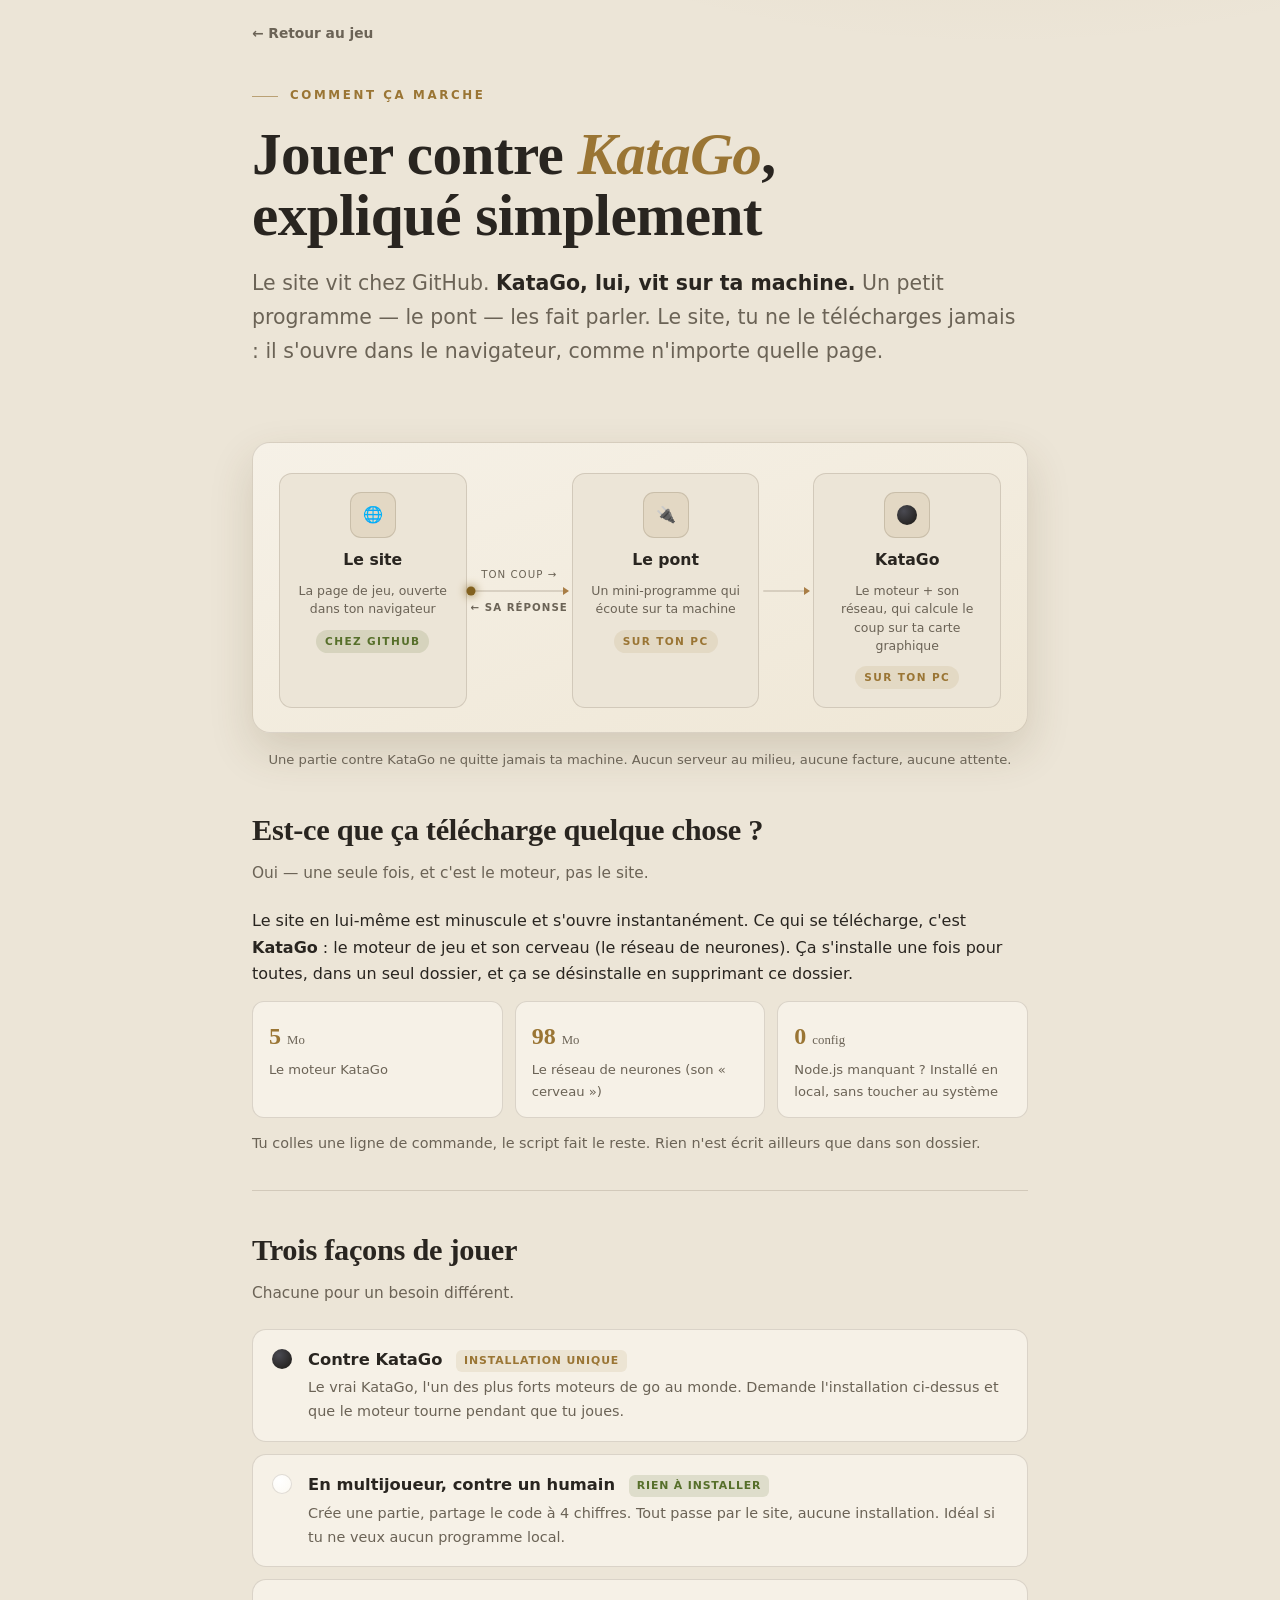
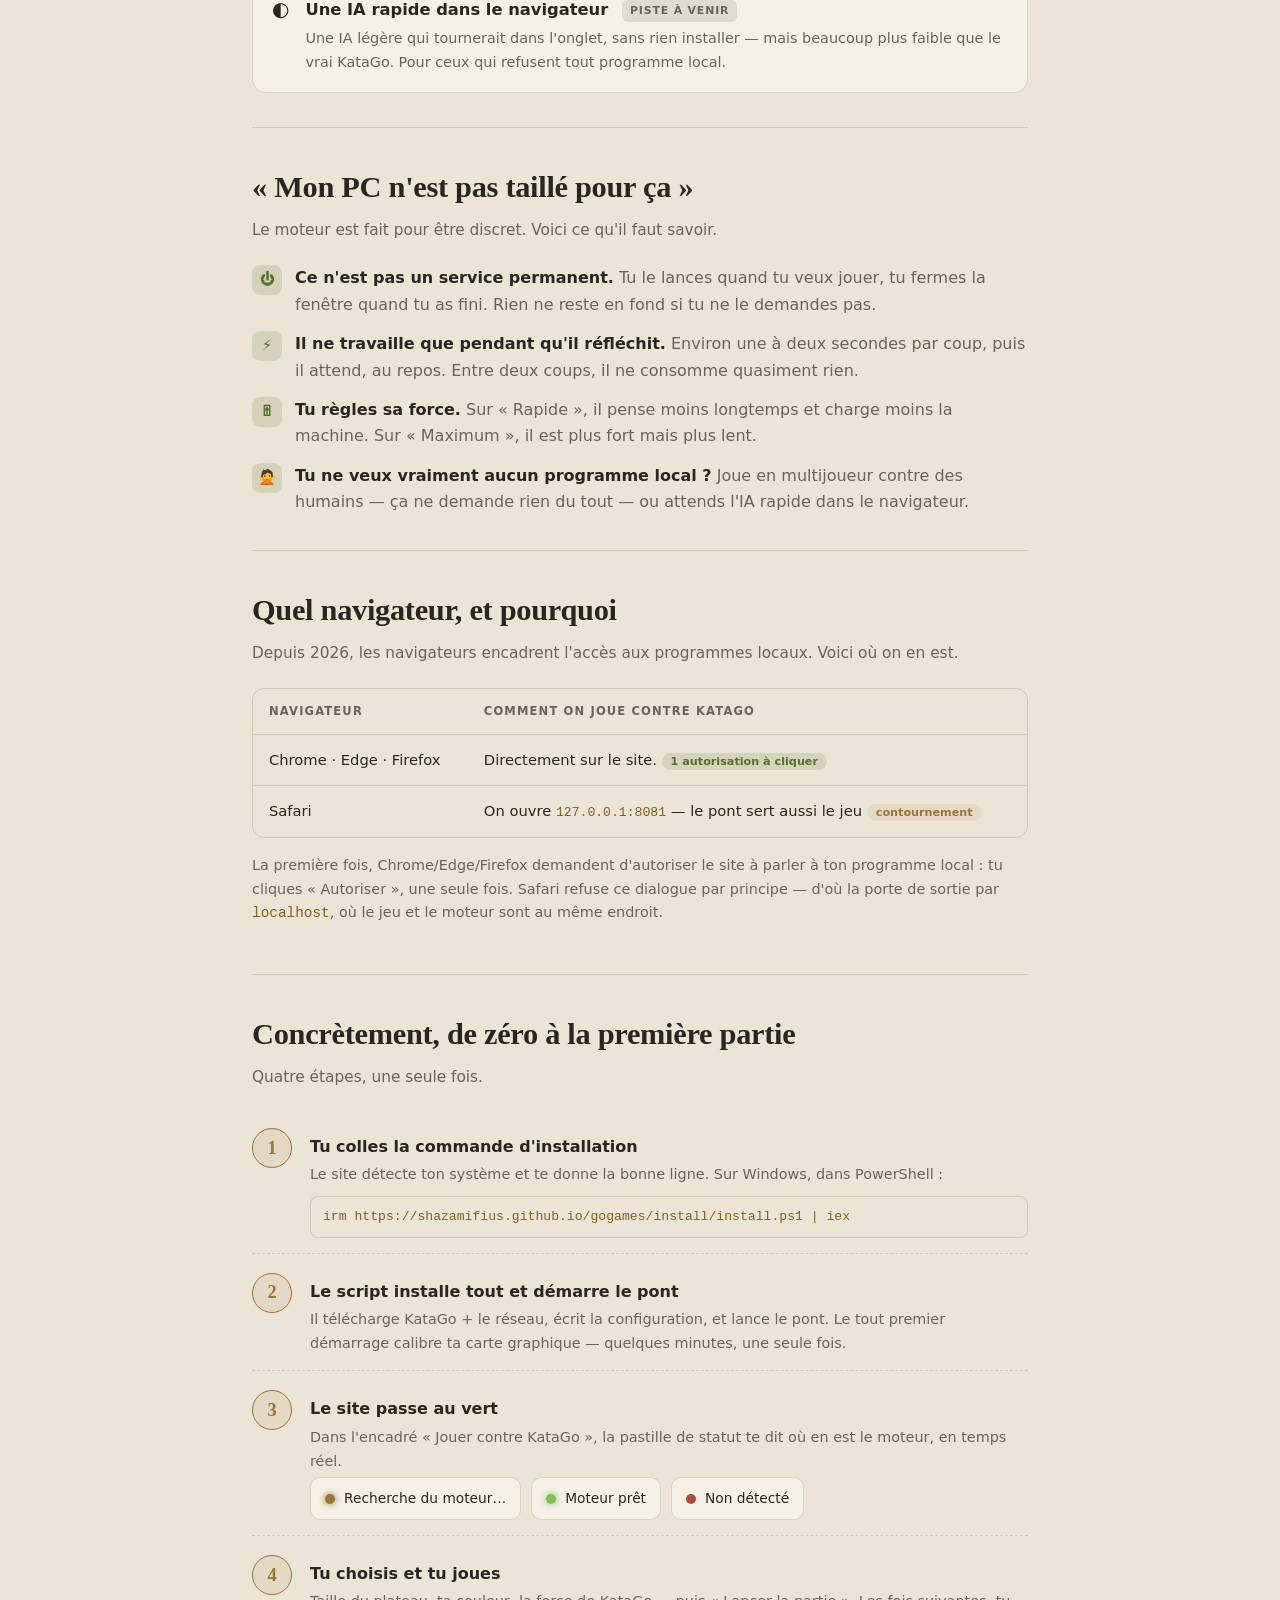
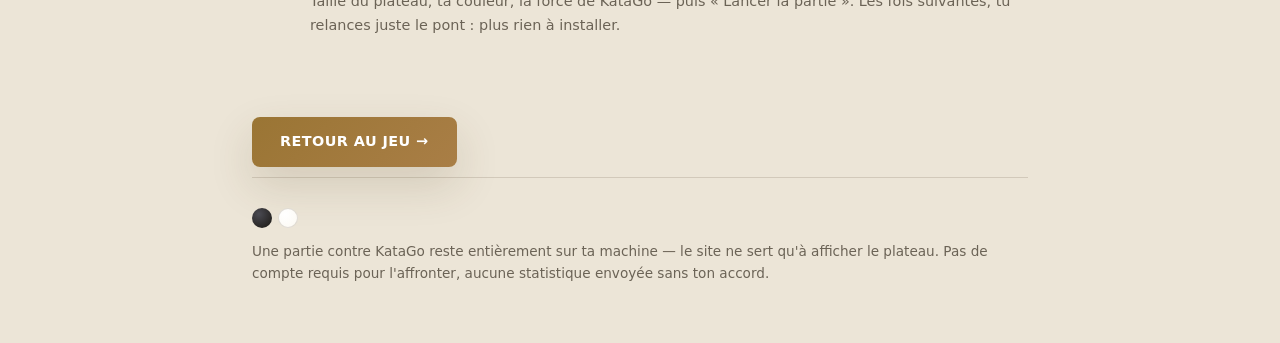
<file: comment-ca-marche.html>
<!DOCTYPE html>
<html lang="fr">
<head>
<meta charset="UTF-8">
<meta name="viewport" content="width=device-width, initial-scale=1.0">
<title>Comment jouer contre KataGo — Online Go Game</title>
<style>
  :root {
    --ground: #17171c;
    --panel: #212129;
    --panel-2: #2a2a33;
    --line: rgba(255,255,255,0.09);
    --ink: #ece9e3;
    --muted: #9d9a92;
    --gold: #c9a468;
    --gold-strong: #d8b578;
    --gold-soft: rgba(201,164,104,0.13);
    --wood: #b78b4f;
    --bamboo: #94b063;
    --warn: #dd8a7f;
    --stone-black: #101015;
    --stone-white: #f0ece3;
    --shadow: 0 18px 50px rgba(0,0,0,0.45);

    --font-display: Georgia, 'Times New Roman', serif;
    --font-body: system-ui, -apple-system, 'Segoe UI', Roboto, sans-serif;
    --font-mono: ui-monospace, 'Cascadia Code', 'SF Mono', Menlo, monospace;
  }
  @media (prefers-color-scheme: light) {
    :root {
      --ground: #ece5d7;
      --panel: #f6f1e7;
      --panel-2: #efe7d6;
      --line: rgba(60,45,20,0.15);
      --ink: #292520;
      --muted: #6b6356;
      --gold: #9a7534;
      --gold-strong: #82611f;
      --gold-soft: rgba(154,117,52,0.11);
      --wood: #a97e46;
      --bamboo: #566f2a;
      --warn: #ab4c3c;
      --stone-black: #1a1712;
      --stone-white: #fcf9f2;
      --shadow: 0 18px 44px rgba(80,60,25,0.16);
    }
  }
  :root[data-theme="light"] {
    --ground: #ece5d7; --panel: #f6f1e7; --panel-2: #efe7d6;
    --line: rgba(60,45,20,0.15); --ink: #292520; --muted: #6b6356;
    --gold: #9a7534; --gold-strong: #82611f; --gold-soft: rgba(154,117,52,0.11);
    --wood: #a97e46; --bamboo: #566f2a; --warn: #ab4c3c;
    --stone-black: #1a1712; --stone-white: #fcf9f2;
    --shadow: 0 18px 44px rgba(80,60,25,0.16);
  }
  :root[data-theme="dark"] {
    --ground: #17171c; --panel: #212129; --panel-2: #2a2a33;
    --line: rgba(255,255,255,0.09); --ink: #ece9e3; --muted: #9d9a92;
    --gold: #c9a468; --gold-strong: #d8b578; --gold-soft: rgba(201,164,104,0.13);
    --wood: #b78b4f; --bamboo: #94b063; --warn: #dd8a7f;
    --stone-black: #101015; --stone-white: #f0ece3;
    --shadow: 0 18px 50px rgba(0,0,0,0.45);
  }

  * { box-sizing: border-box; }
  body {
    margin: 0;
    background:
      radial-gradient(1200px 600px at 78% -8%, var(--gold-soft), transparent 55%),
      var(--ground);
    color: var(--ink);
    font-family: var(--font-body);
    line-height: 1.65;
    -webkit-font-smoothing: antialiased;
  }
  a { color: inherit; }
  .wrap { max-width: 820px; margin: 0 auto; padding: 0 22px; }

  .topbar { max-width: 820px; margin: 0 auto; padding: 20px 22px 0; }
  .back {
    display: inline-flex; align-items: center; gap: 8px; text-decoration: none;
    font-size: 0.86rem; color: var(--muted); font-weight: 600;
  }
  .back:hover { color: var(--gold); }

  header.hero { padding: 40px 0 34px; }
  .eyebrow {
    font-size: 0.74rem; letter-spacing: 0.22em; text-transform: uppercase;
    color: var(--gold); font-weight: 600; margin: 0 0 18px;
    display: flex; align-items: center; gap: 12px;
  }
  .eyebrow::before { content: ""; width: 26px; height: 1px; background: var(--gold); opacity: 0.6; }
  h1 {
    font-family: var(--font-display); font-weight: 700;
    font-size: clamp(2.3rem, 6vw, 3.7rem); line-height: 1.04;
    letter-spacing: -0.01em; text-wrap: balance; margin: 0 0 20px;
  }
  h1 em { color: var(--gold); font-style: italic; }
  .lede {
    font-size: clamp(1.05rem, 2.4vw, 1.28rem); color: var(--muted);
    max-width: 60ch; margin: 0;
  }
  .lede strong { color: var(--ink); font-weight: 600; }

  .diagram-shell {
    margin: 40px 0 8px; background: linear-gradient(160deg, var(--panel), var(--panel-2));
    border: 1px solid var(--line); border-radius: 18px; box-shadow: var(--shadow);
    padding: 30px 26px 24px; overflow-x: auto;
  }
  .flow {
    display: grid; grid-template-columns: 1fr auto 1fr auto 1fr; align-items: stretch;
    gap: 0; min-width: 660px; position: relative;
  }
  .node {
    background: var(--ground); border: 1px solid var(--line); border-radius: 13px;
    padding: 18px 16px; text-align: center;
    display: flex; flex-direction: column; align-items: center; gap: 9px; position: relative;
  }
  .node .glyph {
    width: 46px; height: 46px; border-radius: 11px; display: grid; place-items: center; flex-shrink: 0;
    background: var(--gold-soft); border: 1px solid var(--line);
  }
  .node h3 { margin: 0; font-size: 0.98rem; font-weight: 650; }
  .node p { margin: 0; font-size: 0.78rem; color: var(--muted); line-height: 1.45; }
  .node .where {
    font-size: 0.66rem; letter-spacing: 0.13em; text-transform: uppercase;
    font-weight: 700; padding: 3px 9px; border-radius: 20px; margin-top: 2px;
  }
  .where.cloud { color: var(--bamboo); background: color-mix(in srgb, var(--bamboo) 15%, transparent); }
  .where.local { color: var(--gold); background: var(--gold-soft); }

  .connector {
    position: relative; min-width: 54px; display: flex; flex-direction: column;
    align-items: center; justify-content: center; padding: 0 4px;
  }
  .connector .rail { width: 100%; height: 2px; background: var(--line); position: relative; border-radius: 2px; }
  .connector .rail::after {
    content: ""; position: absolute; top: 50%; right: -1px; transform: translateY(-50%);
    border-left: 6px solid var(--wood); border-top: 4px solid transparent; border-bottom: 4px solid transparent;
  }
  .connector .lbl {
    font-size: 0.64rem; color: var(--muted); text-transform: uppercase;
    letter-spacing: 0.1em; margin-bottom: 7px; white-space: nowrap;
  }
  .connector .lbl.back { margin-bottom: 0; margin-top: 7px; }
  .pulse {
    position: absolute; top: 50%; left: 0; width: 9px; height: 9px; border-radius: 50%;
    background: var(--gold-strong); box-shadow: 0 0 10px var(--gold-strong);
    transform: translate(-50%, -50%); animation: travel 3.4s ease-in-out infinite;
  }
  @keyframes travel { 0%,8% { left: 0; opacity: 0; } 15% { opacity: 1; } 50%,58% { left: 100%; opacity: 1; } 65% { opacity: 0; } 100% { left: 100%; opacity: 0; } }
  .diagram-cap { margin: 16px 2px 0; font-size: 0.82rem; color: var(--muted); text-align: center; }

  .stone { width: 20px; height: 20px; border-radius: 50%; display: inline-block; }
  .stone.black { background: radial-gradient(circle at 34% 30%, #4a4a52, var(--stone-black)); }
  .stone.white { background: radial-gradient(circle at 34% 30%, #ffffff, var(--stone-white)); border: 1px solid var(--line); }

  section { padding: 34px 0; border-top: 1px solid var(--line); }
  section:first-of-type { border-top: none; }
  h2 {
    font-family: var(--font-display); font-weight: 700;
    font-size: clamp(1.4rem, 3vw, 1.9rem); letter-spacing: -0.01em;
    margin: 0 0 6px; text-wrap: balance;
  }
  .sub { color: var(--muted); margin: 0 0 22px; font-size: 0.96rem; }
  p { margin: 0 0 14px; }
  p.tight { margin: 0; }

  .dl { display: flex; flex-wrap: wrap; gap: 12px; margin: 4px 0 6px; }
  .dl .chunk {
    flex: 1; min-width: 150px; background: var(--panel); border: 1px solid var(--line);
    border-radius: 12px; padding: 15px 16px;
  }
  .dl .chunk .big { font-family: var(--font-display); font-size: 1.5rem; color: var(--gold); font-weight: 700; }
  .dl .chunk .big small { font-size: 0.8rem; color: var(--muted); font-weight: 400; }
  .dl .chunk .lab { font-size: 0.82rem; color: var(--muted); margin-top: 2px; }

  .ways { display: flex; flex-direction: column; gap: 12px; }
  .way {
    display: grid; grid-template-columns: auto 1fr; gap: 16px; align-items: start;
    background: var(--panel); border: 1px solid var(--line); border-radius: 14px; padding: 17px 19px;
  }
  .way .mark { padding-top: 2px; }
  .way h3 { margin: 0 0 3px; font-size: 1.02rem; }
  .way p { margin: 0; font-size: 0.9rem; color: var(--muted); }
  .way .tag {
    display: inline-block; font-size: 0.68rem; letter-spacing: 0.08em; text-transform: uppercase;
    font-weight: 700; padding: 2px 8px; border-radius: 6px; margin-left: 8px; vertical-align: 1px;
  }
  .tag.none { color: var(--bamboo); background: color-mix(in srgb, var(--bamboo) 15%, transparent); }
  .tag.install { color: var(--gold); background: var(--gold-soft); }
  .tag.soon { color: var(--muted); background: color-mix(in srgb, var(--muted) 16%, transparent); }

  .reassure { list-style: none; padding: 0; margin: 0; display: flex; flex-direction: column; gap: 13px; }
  .reassure li { display: grid; grid-template-columns: auto 1fr; gap: 13px; align-items: start; }
  .reassure .ic {
    width: 30px; height: 30px; border-radius: 8px; flex-shrink: 0;
    background: color-mix(in srgb, var(--bamboo) 16%, transparent);
    color: var(--bamboo); display: grid; place-items: center; font-weight: 700; font-size: 0.9rem;
  }
  .reassure b { color: var(--ink); font-weight: 650; }
  .reassure span { color: var(--muted); }

  .tablewrap { overflow-x: auto; border: 1px solid var(--line); border-radius: 12px; }
  table { border-collapse: collapse; width: 100%; min-width: 460px; font-size: 0.92rem; }
  th, td { text-align: left; padding: 13px 16px; border-bottom: 1px solid var(--line); }
  th { font-size: 0.72rem; letter-spacing: 0.1em; text-transform: uppercase; color: var(--muted); font-weight: 700; }
  tr:last-child td { border-bottom: none; }
  td .pill { font-size: 0.7rem; font-weight: 700; padding: 2px 9px; border-radius: 20px; }
  .pill.ok { color: var(--bamboo); background: color-mix(in srgb, var(--bamboo) 15%, transparent); }
  .pill.via { color: var(--gold); background: var(--gold-soft); }
  td code { font-family: var(--font-mono); font-size: 0.82rem; color: var(--gold-strong); }

  .steps { counter-reset: s; list-style: none; padding: 0; margin: 0; display: flex; flex-direction: column; gap: 4px; }
  .steps li { display: grid; grid-template-columns: auto 1fr; gap: 18px; padding: 15px 0; border-bottom: 1px dashed var(--line); }
  .steps li:last-child { border-bottom: none; }
  .steps li::before {
    counter-increment: s; content: counter(s);
    font-family: var(--font-display); font-size: 1.15rem; font-weight: 700; color: var(--gold);
    width: 38px; height: 38px; border-radius: 50%; border: 1px solid var(--gold);
    display: grid; place-items: center; background: var(--gold-soft);
  }
  .steps h3 { margin: 6px 0 3px; font-size: 1rem; }
  .steps p { margin: 0; color: var(--muted); font-size: 0.9rem; }
  .cmd {
    font-family: var(--font-mono); font-size: 0.82rem; background: var(--ground);
    border: 1px solid var(--line); border-radius: 8px; padding: 9px 12px; margin-top: 9px;
    color: var(--gold-strong); overflow-x: auto; white-space: nowrap;
  }

  .legend { display: flex; flex-wrap: wrap; gap: 10px; margin-top: 4px; }
  .legend .item {
    display: flex; align-items: center; gap: 9px; font-size: 0.86rem;
    background: var(--panel); border: 1px solid var(--line); border-radius: 10px; padding: 9px 14px;
  }
  .dot { width: 10px; height: 10px; border-radius: 50%; flex-shrink: 0; }
  .dot.green { background: #7fbf5a; box-shadow: 0 0 7px #7fbf5a; }
  .dot.gold { background: var(--gold); box-shadow: 0 0 7px var(--gold); }
  .dot.red { background: var(--warn); }

  .cta-row { padding: 30px 0 10px; }
  .cta {
    display: inline-block; text-decoration: none; font-weight: 700; font-size: 0.9rem;
    letter-spacing: 0.03em; text-transform: uppercase; padding: 13px 28px; border-radius: 8px;
    background: linear-gradient(135deg, var(--gold), var(--wood)); color: #fff;
    box-shadow: var(--shadow);
  }
  .cta:hover { filter: brightness(1.08); }

  footer {
    border-top: 1px solid var(--line); padding: 30px 0 60px; color: var(--muted); font-size: 0.85rem;
  }
  footer .stones { display: flex; gap: 6px; margin-bottom: 12px; }

  @media (prefers-reduced-motion: reduce) { .pulse { animation: none; left: 50%; opacity: 1; } }
</style>
</head>
<body>

<div class="topbar">
  <a class="back" href="index.html">← Retour au jeu</a>
</div>

<div class="wrap">
  <header class="hero">
    <p class="eyebrow">Comment ça marche</p>
    <h1>Jouer contre <em>KataGo</em>,<br>expliqué simplement</h1>
    <p class="lede">Le site vit chez GitHub. <strong>KataGo, lui, vit sur ta machine.</strong> Un petit programme — le pont — les fait parler. Le site, tu ne le télécharges jamais : il s'ouvre dans le navigateur, comme n'importe quelle page.</p>
  </header>

  <div class="diagram-shell" role="img" aria-label="Le navigateur envoie un coup au pont local, qui interroge KataGo sur le GPU, puis renvoie la réponse">
    <div class="flow">
      <div class="node">
        <div class="glyph">🌐</div>
        <h3>Le site</h3>
        <p>La page de jeu, ouverte dans ton navigateur</p>
        <span class="where cloud">Chez GitHub</span>
      </div>
      <div class="connector">
        <span class="lbl">ton coup →</span>
        <div class="rail"><span class="pulse"></span></div>
        <span class="lbl back">← sa réponse</span>
      </div>
      <div class="node">
        <div class="glyph">🔌</div>
        <h3>Le pont</h3>
        <p>Un mini-programme qui écoute sur ta machine</p>
        <span class="where local">Sur ton PC</span>
      </div>
      <div class="connector">
        <div class="rail"></div>
      </div>
      <div class="node">
        <div class="glyph"><span class="stone black"></span></div>
        <h3>KataGo</h3>
        <p>Le moteur + son réseau, qui calcule le coup sur ta carte graphique</p>
        <span class="where local">Sur ton PC</span>
      </div>
    </div>
  </div>
  <p class="diagram-cap">Une partie contre KataGo ne quitte jamais ta machine. Aucun serveur au milieu, aucune facture, aucune attente.</p>

  <section>
    <h2>Est-ce que ça télécharge quelque chose ?</h2>
    <p class="sub">Oui — une seule fois, et c'est le moteur, pas le site.</p>
    <p>Le site en lui-même est minuscule et s'ouvre instantanément. Ce qui se télécharge, c'est <strong>KataGo</strong> : le moteur de jeu et son cerveau (le réseau de neurones). Ça s'installe une fois pour toutes, dans un seul dossier, et ça se désinstalle en supprimant ce dossier.</p>
    <div class="dl">
      <div class="chunk"><div class="big">5 <small>Mo</small></div><div class="lab">Le moteur KataGo</div></div>
      <div class="chunk"><div class="big">98 <small>Mo</small></div><div class="lab">Le réseau de neurones (son « cerveau »)</div></div>
      <div class="chunk"><div class="big">0 <small>config</small></div><div class="lab">Node.js manquant ? Installé en local, sans toucher au système</div></div>
    </div>
    <p class="tight" style="margin-top:14px;color:var(--muted);font-size:0.9rem;">Tu colles une ligne de commande, le script fait le reste. Rien n'est écrit ailleurs que dans son dossier.</p>
  </section>

  <section>
    <h2>Trois façons de jouer</h2>
    <p class="sub">Chacune pour un besoin différent.</p>
    <div class="ways">
      <div class="way">
        <div class="mark"><span class="stone black"></span></div>
        <div>
          <h3>Contre KataGo <span class="tag install">Installation unique</span></h3>
          <p>Le vrai KataGo, l'un des plus forts moteurs de go au monde. Demande l'installation ci-dessus et que le moteur tourne pendant que tu joues.</p>
        </div>
      </div>
      <div class="way">
        <div class="mark"><span class="stone white"></span></div>
        <div>
          <h3>En multijoueur, contre un humain <span class="tag none">Rien à installer</span></h3>
          <p>Crée une partie, partage le code à 4 chiffres. Tout passe par le site, aucune installation. Idéal si tu ne veux aucun programme local.</p>
        </div>
      </div>
      <div class="way">
        <div class="mark" style="font-size:20px;line-height:20px;">◐</div>
        <div>
          <h3>Une IA rapide dans le navigateur <span class="tag soon">Piste à venir</span></h3>
          <p>Une IA légère qui tournerait dans l'onglet, sans rien installer — mais beaucoup plus faible que le vrai KataGo. Pour ceux qui refusent tout programme local.</p>
        </div>
      </div>
    </div>
  </section>

  <section>
    <h2>« Mon PC n'est pas taillé pour ça »</h2>
    <p class="sub">Le moteur est fait pour être discret. Voici ce qu'il faut savoir.</p>
    <ul class="reassure">
      <li><div class="ic">⏻</div><div><b>Ce n'est pas un service permanent.</b> <span>Tu le lances quand tu veux jouer, tu fermes la fenêtre quand tu as fini. Rien ne reste en fond si tu ne le demandes pas.</span></div></li>
      <li><div class="ic">⚡</div><div><b>Il ne travaille que pendant qu'il réfléchit.</b> <span>Environ une à deux secondes par coup, puis il attend, au repos. Entre deux coups, il ne consomme quasiment rien.</span></div></li>
      <li><div class="ic">🎚</div><div><b>Tu règles sa force.</b> <span>Sur « Rapide », il pense moins longtemps et charge moins la machine. Sur « Maximum », il est plus fort mais plus lent.</span></div></li>
      <li><div class="ic">🙅</div><div><b>Tu ne veux vraiment aucun programme local ?</b> <span>Joue en multijoueur contre des humains — ça ne demande rien du tout — ou attends l'IA rapide dans le navigateur.</span></div></li>
    </ul>
  </section>

  <section>
    <h2>Quel navigateur, et pourquoi</h2>
    <p class="sub">Depuis 2026, les navigateurs encadrent l'accès aux programmes locaux. Voici où on en est.</p>
    <div class="tablewrap">
      <table>
        <thead><tr><th>Navigateur</th><th>Comment on joue contre KataGo</th></tr></thead>
        <tbody>
          <tr><td>Chrome · Edge · Firefox</td><td>Directement sur le site. <span class="pill ok">1 autorisation à cliquer</span></td></tr>
          <tr><td>Safari</td><td>On ouvre <code>127.0.0.1:8081</code> — le pont sert aussi le jeu <span class="pill via">contournement</span></td></tr>
        </tbody>
      </table>
    </div>
    <p style="margin-top:16px;color:var(--muted);font-size:0.9rem;">La première fois, Chrome/Edge/Firefox demandent d'autoriser le site à parler à ton programme local : tu cliques « Autoriser », une seule fois. Safari refuse ce dialogue par principe — d'où la porte de sortie par <code style="font-family:var(--font-mono);color:var(--gold-strong)">localhost</code>, où le jeu et le moteur sont au même endroit.</p>
  </section>

  <section>
    <h2>Concrètement, de zéro à la première partie</h2>
    <p class="sub">Quatre étapes, une seule fois.</p>
    <ol class="steps">
      <li><div>
        <h3>Tu colles la commande d'installation</h3>
        <p>Le site détecte ton système et te donne la bonne ligne. Sur Windows, dans PowerShell :</p>
        <div class="cmd">irm https://shazamifius.github.io/gogames/install/install.ps1 | iex</div>
      </div></li>
      <li><div>
        <h3>Le script installe tout et démarre le pont</h3>
        <p>Il télécharge KataGo + le réseau, écrit la configuration, et lance le pont. Le tout premier démarrage calibre ta carte graphique — quelques minutes, une seule fois.</p>
      </div></li>
      <li><div>
        <h3>Le site passe au vert</h3>
        <p>Dans l'encadré « Jouer contre KataGo », la pastille de statut te dit où en est le moteur, en temps réel.</p>
        <div class="legend">
          <span class="item"><span class="dot gold"></span> Recherche du moteur…</span>
          <span class="item"><span class="dot green"></span> Moteur prêt</span>
          <span class="item"><span class="dot red"></span> Non détecté</span>
        </div>
      </div></li>
      <li><div>
        <h3>Tu choisis et tu joues</h3>
        <p>Taille du plateau, ta couleur, la force de KataGo — puis « Lancer la partie ». Les fois suivantes, tu relances juste le pont : plus rien à installer.</p>
      </div></li>
    </ol>
  </section>

  <div class="cta-row">
    <a class="cta" href="index.html">Retour au jeu →</a>
  </div>

  <footer>
    <div class="stones"><span class="stone black"></span><span class="stone white"></span></div>
    <p style="margin:0;">Une partie contre KataGo reste entièrement sur ta machine — le site ne sert qu'à afficher le plateau. Pas de compte requis pour l'affronter, aucune statistique envoyée sans ton accord.</p>
  </footer>
</div>

</body>
</html>
</file>
